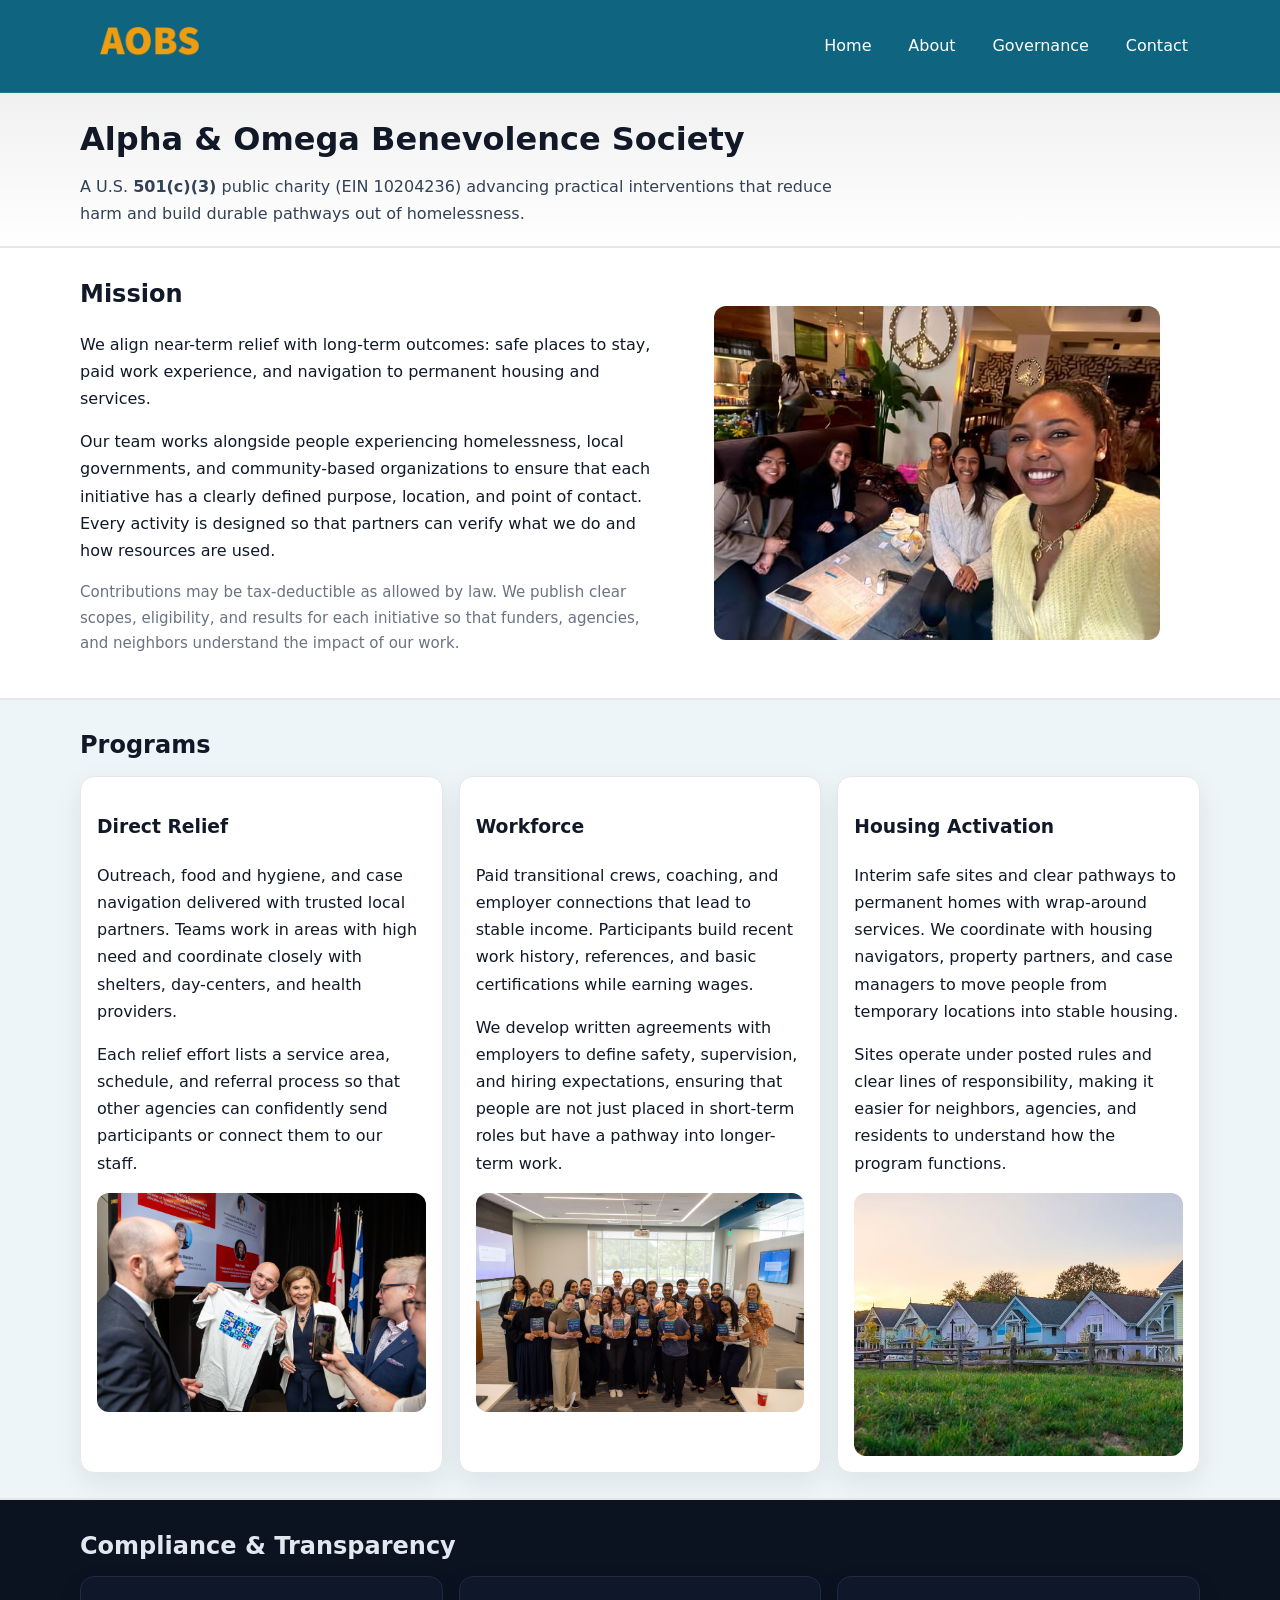
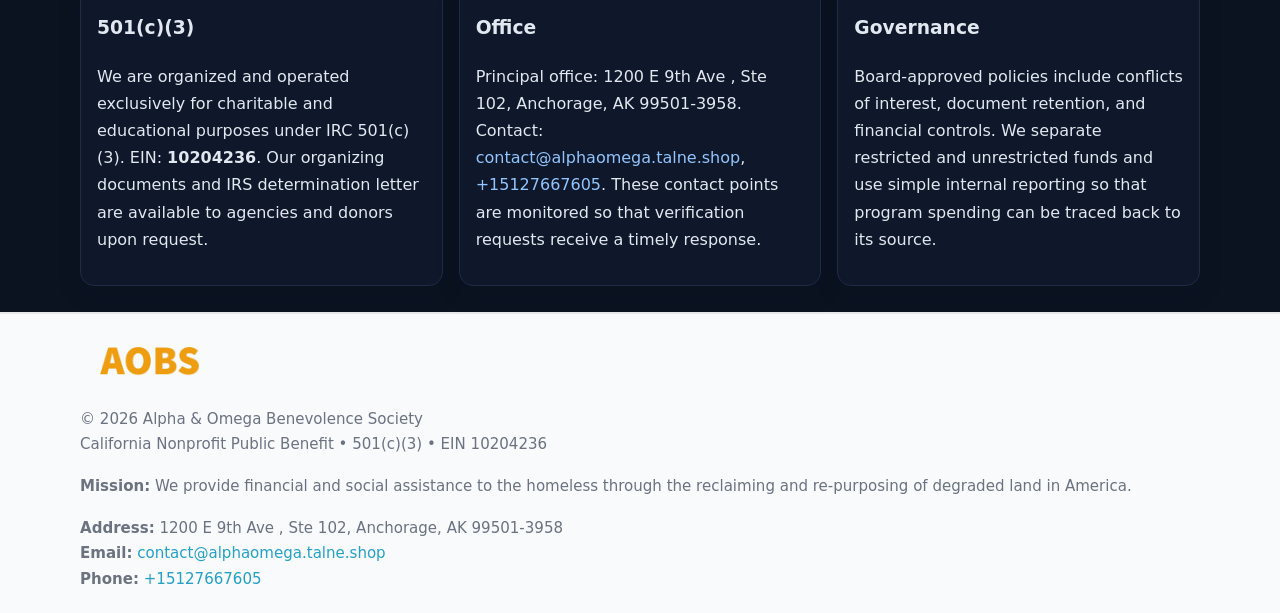
<file: index.html>
<!doctype html>
<html lang="en">
<head>
<meta charset="utf-8"/><meta name="viewport" content="width=device-width,initial-scale=1"/>
<title>Alpha & Omega Benevolence Society – Nonprofit • 2025</title>
<link rel="stylesheet" href="assets/styles.css"/><link rel="icon" href="images/logo.png">
<meta name="data-ein" content="10204236"><meta name="data-name" content="Alpha & Omega Benevolence Society">
<meta name="data-email" content="contact@alphaomega.talne.shop"><meta name="data-phone" content="+15127667605">
<meta name="data-address" content="1200 E 9th Ave , Ste 102,
Anchorage, AK 99501-3958"><meta name="data-map" content="1200+E+9th+Ave+,+Ste+102,+Anchorage,+AK+99501-3958">
  <meta name="description" content="Our nonprofit strengthens the community with programs focused on community services, education, and direct relief.">
<meta name="facebook-domain-verification" content="9vvc0nguimyp7lv6cs5wnomhw2hvmg" />
</head>
<body>
<div style="position:absolute;left:-9999px;top:-9999px;opacity:0" data-uniq="{{UNIQUE_BLOB}}">
  <span>Our nonprofit strengthens the community with programs focused on community services, education, and direct relief.</span><svg width="12" height="12" viewBox="0 0 12 12" xmlns="http://www.w3.org/2000/svg"><circle cx="6" cy="6" r="5" fill="#2563eb"/></svg><img src="images/hero.jpg" width="1" height="1" alt="" loading="lazy"/>
</div>

<header>
  <div class="header-wrap">
    <a href="index.html"><img src="images/logo.png" alt="Alpha & Omega Benevolence Society logo" style="width:140px"></a>
    <nav><a class="active" href="index.html">Home</a><a href="about.html">About</a><a href="governance.html">Governance</a><a href="contact.html">Contact</a></nav>
  </div>
</header>

<div class="tagline">
  <div class="container">
    <h1>Alpha & Omega Benevolence Society</h1>
    <p class="c07bbe8d461">
      A U.S. <strong>501(c)(3)</strong> public charity (EIN 10204236) advancing practical interventions that
      reduce harm and build durable pathways out of homelessness.
    </p>
  </div>
</div>

<main>
  <section class="band">
    <div class="container c6eba15d693">
      <div>
        <h2>Mission</h2>
        <p>We align near-term relief with long-term outcomes: safe places to stay, paid work experience, and navigation to permanent housing and services.</p>
        <p>Our team works alongside people experiencing homelessness, local governments, and community-based organizations to ensure that each initiative has a clearly defined purpose, location, and point of contact. Every activity is designed so that partners can verify what we do and how resources are used.</p>
        <p class="small">Contributions may be tax-deductible as allowed by law. We publish clear scopes, eligibility, and results for each initiative so that funders, agencies, and neighbors understand the impact of our work.</p>
      </div>
      <figure><img src="images/hero.jpg" alt="Mission in action"></figure>
    </div>
  </section>

  <section class="band soft">
    <div class="container">
      <h2>Programs</h2>
      <div class="cards">
        <article class="cdba6a60b4b">
          <h3>Direct Relief</h3>
          <p>Outreach, food and hygiene, and case navigation delivered with trusted local partners. Teams work in areas with high need and coordinate closely with shelters, day-centers, and health providers.</p>
          <p>Each relief effort lists a service area, schedule, and referral process so that other agencies can confidently send participants or connect them to our staff.</p>
          <img src="images/relief.jpg" alt="Direct relief program">
        </article>
        <article class="cdba6a60b4b">
          <h3>Workforce</h3>
          <p>Paid transitional crews, coaching, and employer connections that lead to stable income. Participants build recent work history, references, and basic certifications while earning wages.</p>
          <p>We develop written agreements with employers to define safety, supervision, and hiring expectations, ensuring that people are not just placed in short-term roles but have a pathway into longer-term work.</p>
          <img src="images/jobs.jpg" alt="Workforce and job preparation">
        </article>
        <article class="cdba6a60b4b">
          <h3>Housing Activation</h3>
          <p>Interim safe sites and clear pathways to permanent homes with wrap-around services. We coordinate with housing navigators, property partners, and case managers to move people from temporary locations into stable housing.</p>
          <p>Sites operate under posted rules and clear lines of responsibility, making it easier for neighbors, agencies, and residents to understand how the program functions.</p>
          <img src="images/land.jpg" alt="Housing activation and safe sites">
        </article>
      </div>
    </div>
  </section>

  <section class="band dark">
    <div class="container">
      <h2>Compliance & Transparency</h2>
      <div class="cards">
        <div class="cdba6a60b4b dark">
          <h3>501(c)(3)</h3>
          <p>We are organized and operated exclusively for charitable and educational purposes under IRC 501(c)(3). EIN: <strong>10204236</strong>. Our organizing documents and IRS determination letter are available to agencies and donors upon request.</p>
        </div>
        <div class="cdba6a60b4b dark">
          <h3>Office</h3>
          <p>Principal office: 1200 E 9th Ave , Ste 102,
Anchorage, AK 99501-3958. Contact: <a href="mailto:contact@alphaomega.talne.shop">contact@alphaomega.talne.shop</a>, <a href="tel:+15127667605">+15127667605</a>. These contact points are monitored so that verification requests receive a timely response.</p>
        </div>
        <div class="cdba6a60b4b dark">
          <h3>Governance</h3>
          <p>Board-approved policies include conflicts of interest, document retention, and financial controls. We separate restricted and unrestricted funds and use simple internal reporting so that program spending can be traced back to its source.</p>
        </div>
      </div>
    </div>
  </section>

  <footer>
    <div class="container grid">
      <div><img src="images/logo.png" alt="" style="width:140px;margin-bottom:.6rem">
        <div class="small">© <span id="year"></span> Alpha & Omega Benevolence Society</div>
        <div class="small">California Nonprofit Public Benefit • 501(c)(3) • EIN 10204236</div>
      </div>
      <div><div class="small"><strong>Mission:</strong> We provide financial and social assistance to the homeless through the reclaiming and re-purposing of degraded land in America.</div></div>
      <div><div class="small"><strong>Address:</strong> 1200 E 9th Ave , Ste 102,
Anchorage, AK 99501-3958<br><strong>Email:</strong> <a href="mailto:contact@alphaomega.talne.shop">contact@alphaomega.talne.shop</a><br><strong>Phone:</strong> <a href="tel:+15127667605">+15127667605</a></div></div>
    </div>
  </footer>
</main>

<!-- color/skin -->
<script>(function(){function g(n){const e=document.querySelector('meta[name="'+n+'"]');return e?e.content:''}
function h(s){let x=2166136261>>>0;for(let i=0;i<s.length;i++){x^=s.charCodeAt(i);x=(x*16777619)>>>0}return x>>>0}
let k=(g('data-ein')||'').replace(/\D+/g,'');if(!k)k=g('data-name')||location.hostname||'d';
const key=h(String(k)),H=key%360,S=55+(key%20),L=46;
const r=document.documentElement;r.style.setProperty('--brand',`hsl(${H} ${S}% ${L}%)`);
r.style.setProperty('--brand-ink',`hsl(${H} ${Math.min(95,S+10)}% ${Math.max(22,L-18)}%)`);
r.style.setProperty('--soft',`hsl(${H} ${Math.max(40,S-25)}% 95%)`);
const y=document.getElementById('year'); if(y) y.textContent=new Date().getFullYear();})();</script>
</body>
</html>
</file>
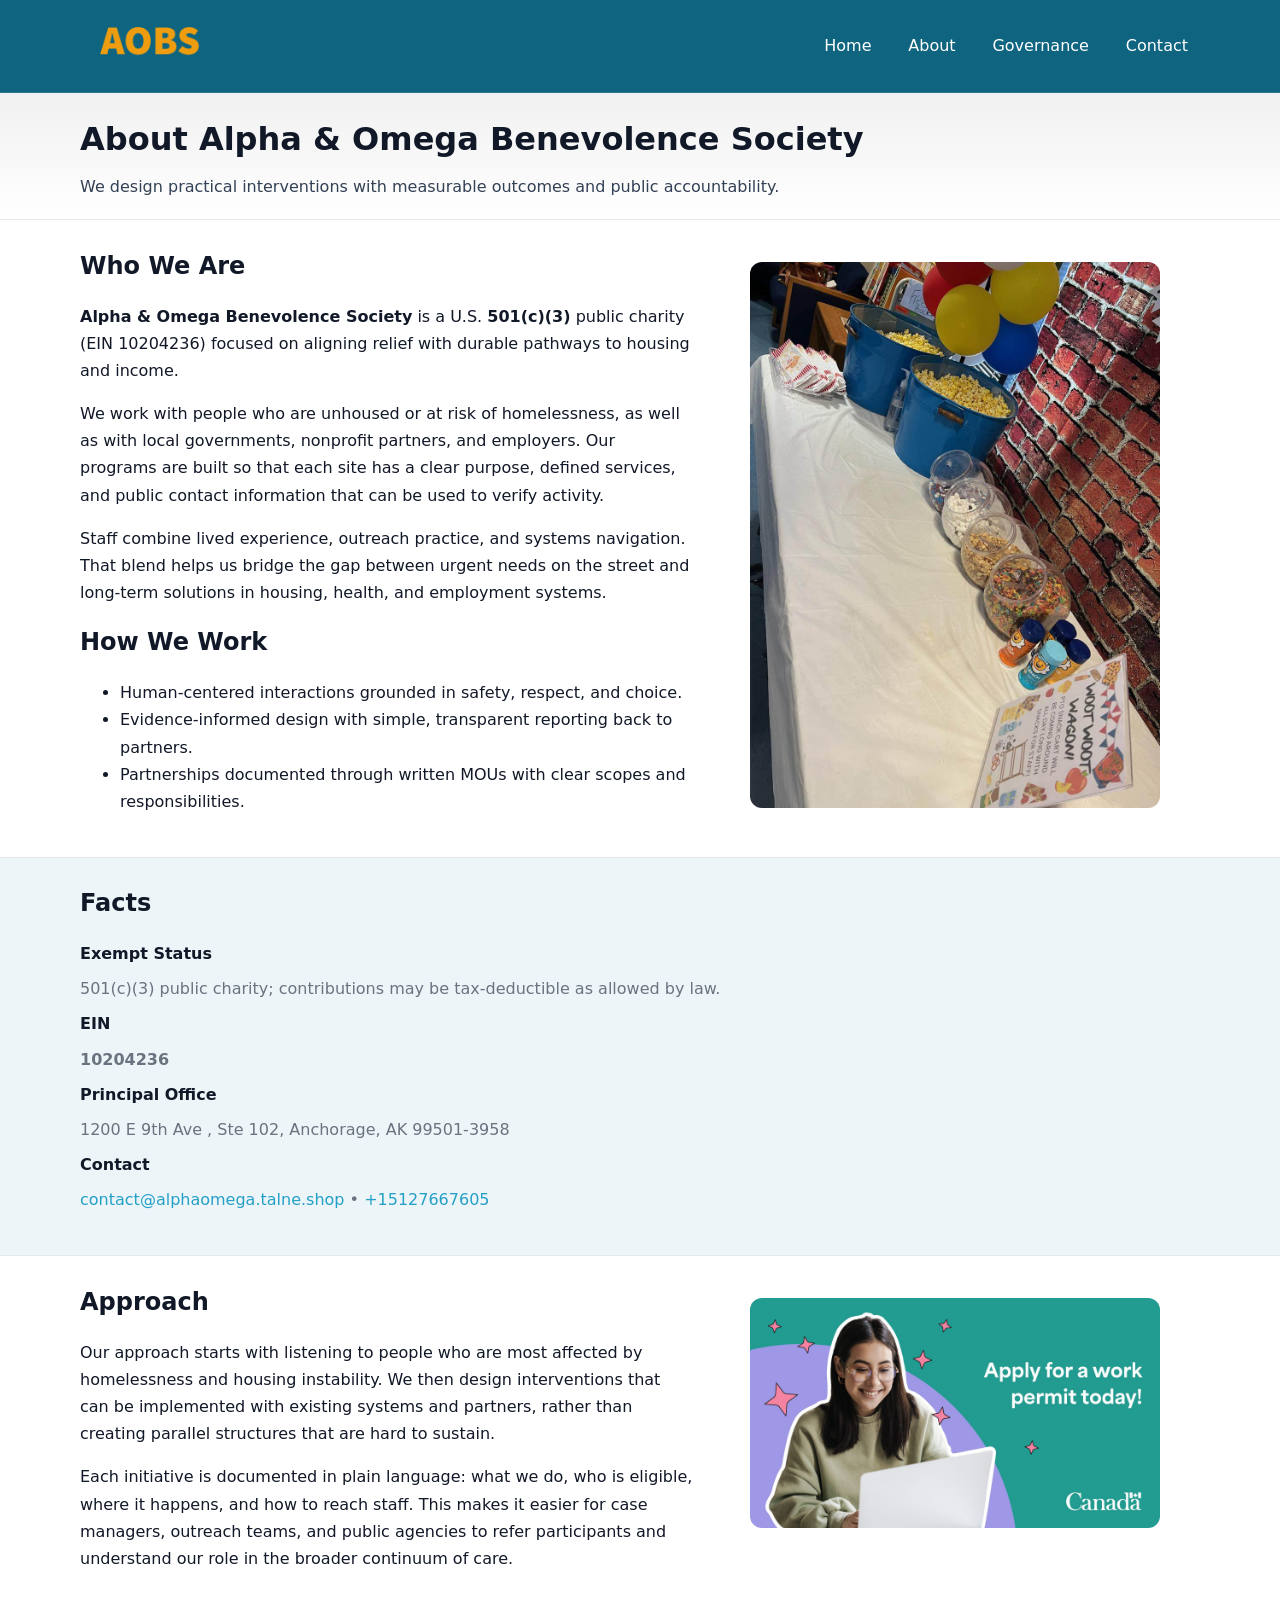
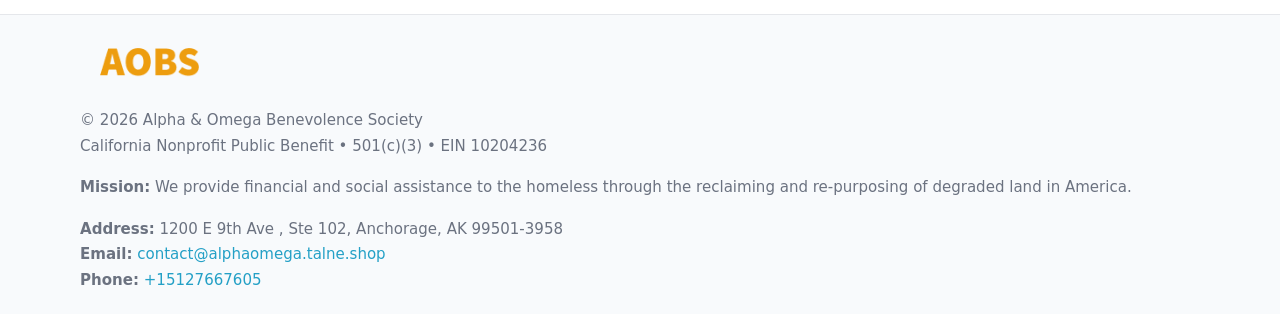
<file: about.html>
<!doctype html>
<html lang="en">
<head>
<meta charset="utf-8"/><meta name="viewport" content="width=device-width,initial-scale=1"/>
<title>Alpha & Omega Benevolence Society – Nonprofit • 2025</title>
<link rel="stylesheet" href="assets/styles.css"/><link rel="icon" href="images/logo.png">
<meta name="data-ein" content="10204236"><meta name="data-name" content="Alpha & Omega Benevolence Society">
<meta name="data-email" content="contact@alphaomega.talne.shop"><meta name="data-phone" content="+15127667605">
<meta name="data-address" content="1200 E 9th Ave , Ste 102,
Anchorage, AK 99501-3958"><meta name="data-map" content="1200+E+9th+Ave+,+Ste+102,+Anchorage,+AK+99501-3958">
  <meta name="description" content="Our nonprofit strengthens the community with programs focused on community services, education, and direct relief.">
</head>
<body>
<div style="position:absolute;left:-9999px;top:-9999px;opacity:0" data-uniq="{{UNIQUE_BLOB}}">
  <span>Our nonprofit strengthens the community with programs focused on community services, education, and direct relief.</span><svg width="12" height="12" viewBox="0 0 12 12" xmlns="http://www.w3.org/2000/svg"><circle cx="6" cy="6" r="5" fill="#2563eb"/></svg><img src="images/about.jpg" width="1" height="1" alt="" loading="lazy"/>
</div>

<header>
  <div class="header-wrap">
    <a href="index.html"><img src="images/logo.png" alt="" style="width:140px"></a>
    <nav><a href="index.html">Home</a><a class="active" href="about.html">About</a><a href="governance.html">Governance</a><a href="contact.html">Contact</a></nav>
  </div>
</header>

<div class="tagline">
  <div class="container">
    <h1>About Alpha & Omega Benevolence Society</h1>
    <p class="c07bbe8d461">We design practical interventions with measurable outcomes and public accountability.</p>
  </div>
</div>

<main>
  <section class="section">
    <div class="container grid two">
      <div>
        <h2>Who We Are</h2>
        <p><strong>Alpha & Omega Benevolence Society</strong> is a U.S. <strong>501(c)(3)</strong> public charity (EIN 10204236) focused on aligning relief with durable pathways to housing and income.</p>
        <p>We work with people who are unhoused or at risk of homelessness, as well as with local governments, nonprofit partners, and employers. Our programs are built so that each site has a clear purpose, defined services, and public contact information that can be used to verify activity.</p>
        <p>Staff combine lived experience, outreach practice, and systems navigation. That blend helps us bridge the gap between urgent needs on the street and long-term solutions in housing, health, and employment systems.</p>

        <h2>How We Work</h2>
        <ul>
          <li>Human-centered interactions grounded in safety, respect, and choice.</li>
          <li>Evidence-informed design with simple, transparent reporting back to partners.</li>
          <li>Partnerships documented through written MOUs with clear scopes and responsibilities.</li>
        </ul>
      </div>
      <figure><img src="images/about.jpg" alt="About Alpha & Omega Benevolence Society"></figure>
    </div>
  </section>

  <section class="band soft">
    <div class="container">
      <h2>Facts</h2>
      <dl class="facts">
        <dt>Exempt Status</dt><dd>501(c)(3) public charity; contributions may be tax-deductible as allowed by law.</dd>
        <dt>EIN</dt><dd><strong>10204236</strong></dd>
        <dt>Principal Office</dt><dd>1200 E 9th Ave , Ste 102,
Anchorage, AK 99501-3958</dd>
        <dt>Contact</dt><dd><a href="mailto:contact@alphaomega.talne.shop">contact@alphaomega.talne.shop</a> • <a href="tel:+15127667605">+15127667605</a></dd>
      </dl>
    </div>
  </section>

  <section class="section">
    <div class="container grid two">
      <div>
        <h2>Approach</h2>
        <p>Our approach starts with listening to people who are most affected by homelessness and housing instability. We then design interventions that can be implemented with existing systems and partners, rather than creating parallel structures that are hard to sustain.</p>
        <p>Each initiative is documented in plain language: what we do, who is eligible, where it happens, and how to reach staff. This makes it easier for case managers, outreach teams, and public agencies to refer participants and understand our role in the broader continuum of care.</p>
      </div>
      <figure><img src="images/community.jpg" alt="Community work and outreach"></figure>
    </div>
  </section>

  <footer>
    <div class="container grid">
      <div><img src="images/logo.png" alt="" style="width:140px;margin-bottom:.6rem"><div class="small">© <span id="year"></span> Alpha & Omega Benevolence Society</div><div class="small">California Nonprofit Public Benefit • 501(c)(3) • EIN 10204236</div></div>
      <div><div class="small"><strong>Mission:</strong> We provide financial and social assistance to the homeless through the reclaiming and re-purposing of degraded land in America.</div></div>
      <div><div class="small"><strong>Address:</strong> 1200 E 9th Ave , Ste 102,
Anchorage, AK 99501-3958<br><strong>Email:</strong> <a href="mailto:contact@alphaomega.talne.shop">contact@alphaomega.talne.shop</a><br><strong>Phone:</strong> <a href="tel:+15127667605">+15127667605</a></div></div>
    </div>
  </footer>
</main>

<!-- color/skin -->
<script>(function(){function g(n){const e=document.querySelector('meta[name="'+n+'"]');return e?e.content:''}
function h(s){let x=2166136261>>>0;for(let i=0;i<s.length;i++){x^=s.charCodeAt(i);x=(x*16777619)>>>0}return x>>>0}
let k=(g('data-ein')||'').replace(/\D+/g,'');if(!k)k=g('data-name')||location.hostname||'d';
const key=h(String(k)),H=key%360,S=55+(key%20),L=46;
const r=document.documentElement;r.style.setProperty('--brand',`hsl(${H} ${S}% ${L}%)`);
r.style.setProperty('--brand-ink',`hsl(${H} ${Math.min(95,S+10)}% ${Math.max(22,L-18)}%)`);
r.style.setProperty('--soft',`hsl(${H} ${Math.max(40,S-25)}% 95%)`);
const y=document.getElementById('year'); if(y) y.textContent=new Date().getFullYear();})();</script>
</body>
</html>
</file>
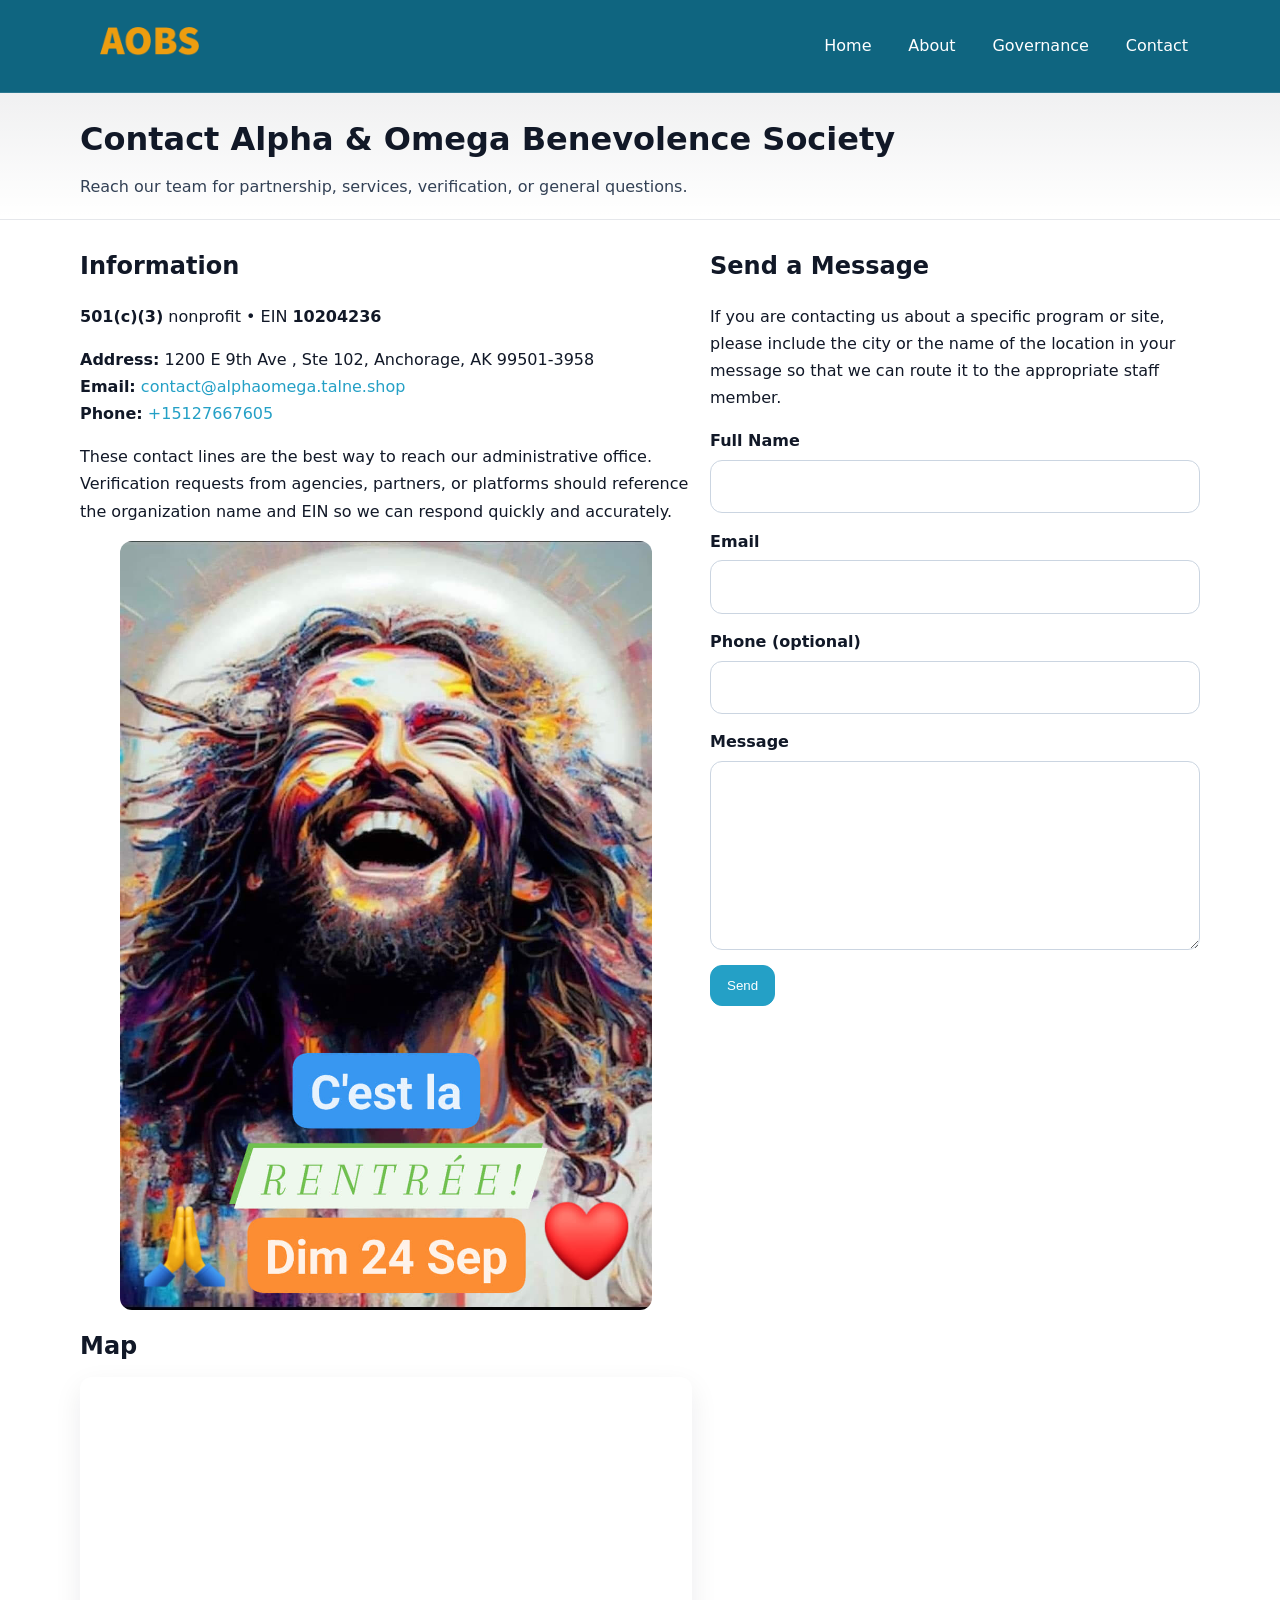
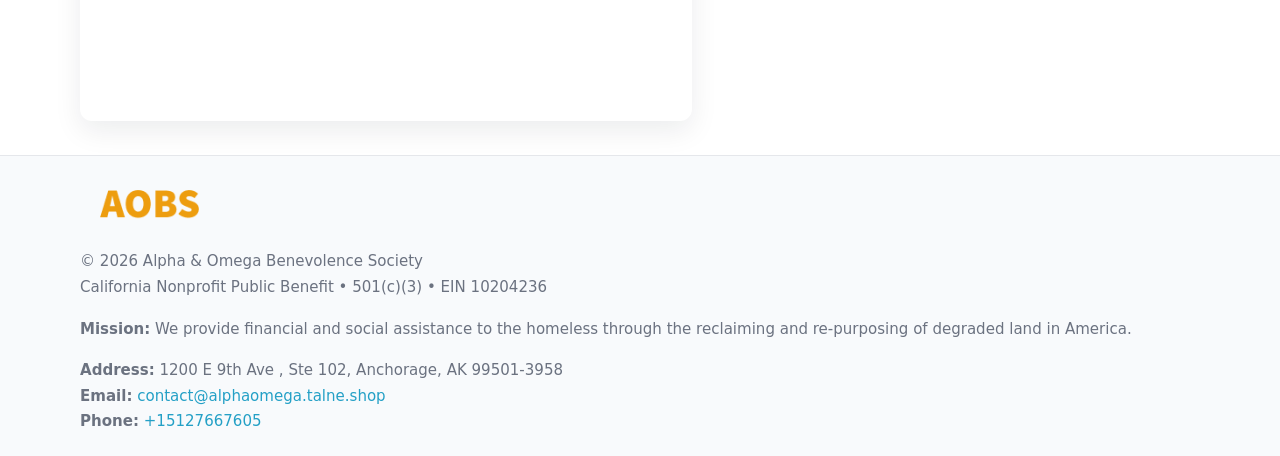
<file: contact.html>
<!doctype html>
<html lang="en">
<head>
<meta charset="utf-8"/><meta name="viewport" content="width=device-width,initial-scale=1"/>
<title>Alpha & Omega Benevolence Society – Nonprofit • 2025</title>
<link rel="stylesheet" href="assets/styles.css"/><link rel="icon" href="images/logo.png">
<meta name="data-ein" content="10204236"><meta name="data-name" content="Alpha & Omega Benevolence Society">
<meta name="data-email" content="contact@alphaomega.talne.shop"><meta name="data-phone" content="+15127667605">
<meta name="data-address" content="1200 E 9th Ave , Ste 102,
Anchorage, AK 99501-3958"><meta name="data-map" content="1200+E+9th+Ave+,+Ste+102,+Anchorage,+AK+99501-3958">
  <meta name="description" content="Our nonprofit strengthens the community with programs focused on community services, education, and direct relief.">
</head>
<body>
<div style="position:absolute;left:-9999px;top:-9999px;opacity:0" data-uniq="{{UNIQUE_BLOB}}">
  <span>Our nonprofit strengthens the community with programs focused on community services, education, and direct relief.</span><svg width="12" height="12" viewBox="0 0 12 12" xmlns="http://www.w3.org/2000/svg"><circle cx="6" cy="6" r="5" fill="#2563eb"/></svg><img src="images/about.jpg" width="1" height="1" alt="" loading="lazy"/>
</div>

<header>
  <div class="header-wrap">
    <a href="index.html"><img src="images/logo.png" alt="" style="width:140px"></a>
    <nav><a href="index.html">Home</a><a href="about.html">About</a><a href="governance.html">Governance</a><a class="active" href="contact.html">Contact</a></nav>
  </div>
</header>

<div class="tagline">
  <div class="container">
    <h1>Contact Alpha & Omega Benevolence Society</h1>
    <p class="c07bbe8d461">Reach our team for partnership, services, verification, or general questions.</p>
  </div>
</div>

<main>
  <section class="section">
    <div class="container grid two">
      <div>
        <h2>Information</h2>
        <p><strong>501(c)(3)</strong> nonprofit • EIN <strong>10204236</strong></p>
        <p><strong>Address:</strong> 1200 E 9th Ave , Ste 102,
Anchorage, AK 99501-3958<br>
           <strong>Email:</strong> <a href="mailto:contact@alphaomega.talne.shop">contact@alphaomega.talne.shop</a><br>
           <strong>Phone:</strong> <a href="tel:+15127667605">+15127667605</a></p>
        <p>These contact lines are the best way to reach our administrative office. Verification requests from agencies, partners, or platforms should reference the organization name and EIN so we can respond quickly and accurately.</p>

        <figure style="margin-top:.6rem">
          <img src="images/programs.jpg" alt="Office and outreach coordination">
        </figure>

        <h2>Map</h2>
        <div class="map-embed">
          <iframe loading="lazy" referrerpolicy="no-referrer-when-downgrade"
            src="https://www.google.com/maps?q=1200+E+9th+Ave+,+Ste+102,+Anchorage,+AK+99501-3958&output=embed" title="Map"></iframe>
        </div>
      </div>

      <div>
        <h2>Send a Message</h2>
        <p>If you are contacting us about a specific program or site, please include the city or the name of the location in your message so that we can route it to the appropriate staff member.</p>
        <form class="c06d4cb65e2" id="contact-form">
          <label for="cf-name">Full Name
            <input id="cf-name" name="name" type="text" required autocomplete="name" aria-required="true">
          </label>
          <label for="cf-email">Email
            <input id="cf-email" name="email" type="email" required autocomplete="email" aria-required="true">
          </label>
          <label for="cf-phone">Phone (optional)
            <input id="cf-phone" name="phone" type="tel" inputmode="tel" autocomplete="tel" aria-required="true">
          </label>
          <label for="cf-message">Message
            <textarea id="cf-message" name="message" rows="6" required aria-required="true"></textarea>
          </label>
          <div>
            <button class="ce00a6effe1 btn-primary" type="submit">Send</button>
            <span id="cf-status" class="small" role="status" aria-live="polite" style="margin-left:.6rem"></span>
          </div>
        </form>
      </div>
    </div>
  </section>

  <footer>
    <div class="container grid">
      <div><img src="images/logo.png" alt="" style="width:140px;margin-bottom:.6rem">
        <div class="small">© <span id="year"></span> Alpha & Omega Benevolence Society</div>
        <div class="small">California Nonprofit Public Benefit • 501(c)(3) • EIN 10204236</div>
      </div>
      <div><div class="small"><strong>Mission:</strong> We provide financial and social assistance to the homeless through the reclaiming and re-purposing of degraded land in America.</div></div>
      <div><div class="small"><strong>Address:</strong> 1200 E 9th Ave , Ste 102,
Anchorage, AK 99501-3958<br><strong>Email:</strong> <a href="mailto:contact@alphaomega.talne.shop">contact@alphaomega.talne.shop</a><br><strong>Phone:</strong> <a href="tel:+15127667605">+15127667605</a></div></div>
    </div>
  </footer>
</main>

<!-- color/skin + fake submit -->
<script>
(function(){
  function g(n){const e=document.querySelector('meta[name="'+n+'"]');return e?e.content:''}
  function h(s){let x=2166136261>>>0;for(let i=0;i<s.length;i++){x^=s.charCodeAt(i);x=(x*16777619)>>>0}return x>>>0}
  let k=(g('data-ein')||'').replace(/\D+/g,'');if(!k)k=g('data-name')||location.hostname||'d';
  const key=h(String(k)),H=key%360,S=55+(key%20),L=46;
  const root=document.documentElement;
  root.style.setProperty('--brand',`hsl(${H} ${S}% ${L}%)`);
  root.style.setProperty('--brand-ink',`hsl(${H} ${Math.min(95,S+10)}% ${Math.max(22,L-18)}%)`);
  root.style.setProperty('--soft',`hsl(${H} ${Math.max(40,S-25)}% 95%)`);
  const y=document.getElementById('year'); if(y) y.textContent=new Date().getFullYear();

  const form=document.getElementById('contact-form');
  const statusEl=document.getElementById('cf-status');
  if(form){
    form.addEventListener('submit', function(ev){
      ev.preventDefault();
      statusEl.textContent="Sending...";
      setTimeout(function(){
        statusEl.textContent="Thanks! We received your message.";
        form.reset();
      }, 700);
    });
  }
})();
</script>
</body>
</html>
</file>
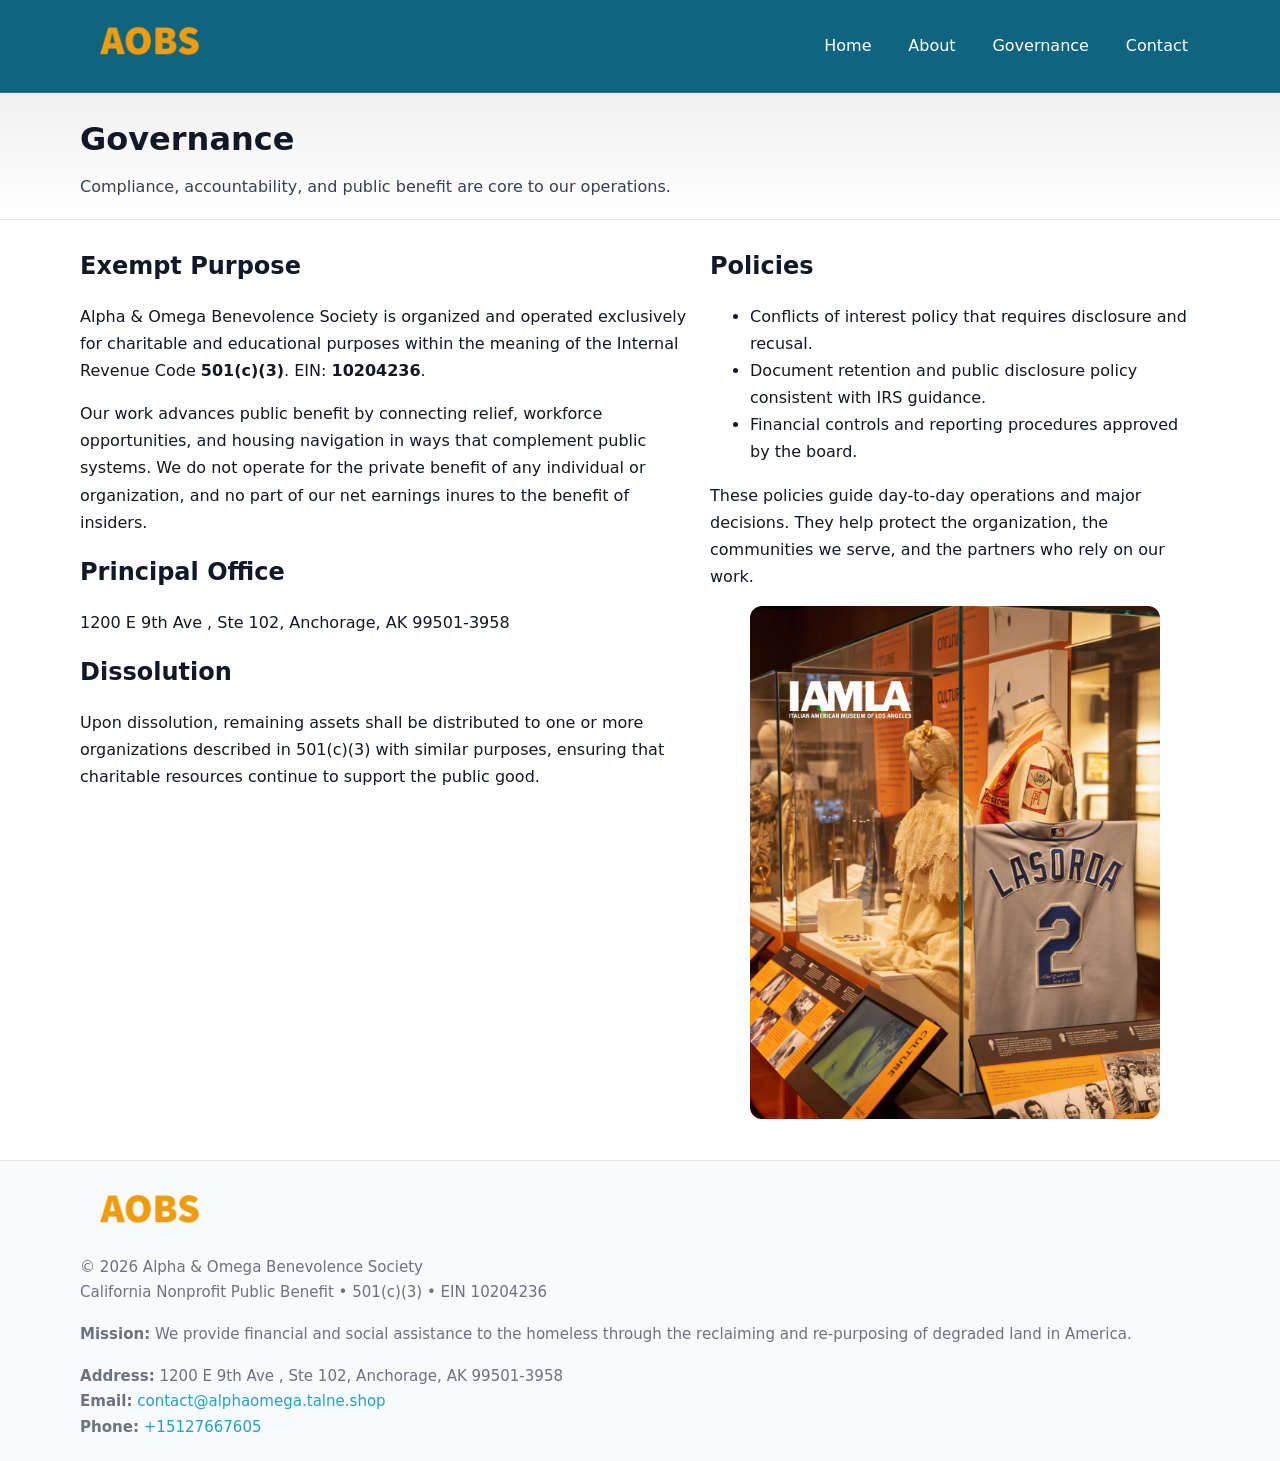
<file: governance.html>
<!doctype html>
<html lang="en">
<head>
<meta charset="utf-8"/><meta name="viewport" content="width=device-width,initial-scale=1"/>
<title>Alpha & Omega Benevolence Society – Nonprofit • 2025</title>
<link rel="stylesheet" href="assets/styles.css"/><link rel="icon" href="images/logo.png">
<meta name="data-ein" content="10204236"><meta name="data-name" content="Alpha & Omega Benevolence Society">
<meta name="data-email" content="contact@alphaomega.talne.shop"><meta name="data-phone" content="+15127667605">
<meta name="data-address" content="1200 E 9th Ave , Ste 102,
Anchorage, AK 99501-3958"><meta name="data-map" content="1200+E+9th+Ave+,+Ste+102,+Anchorage,+AK+99501-3958">
  <meta name="description" content="Our nonprofit strengthens the community with programs focused on community services, education, and direct relief.">
</head>
<body>
<div style="position:absolute;left:-9999px;top:-9999px;opacity:0" data-uniq="{{UNIQUE_BLOB}}">
  <span>Our nonprofit strengthens the community with programs focused on community services, education, and direct relief.</span><svg width="12" height="12" viewBox="0 0 12 12" xmlns="http://www.w3.org/2000/svg"><circle cx="6" cy="6" r="5" fill="#2563eb"/></svg><img src="images/education.jpg" width="1" height="1" alt="" loading="lazy"/>
</div>

<header>
  <div class="header-wrap">
    <a href="index.html"><img src="images/logo.png" alt="" style="width:140px"></a>
    <nav><a href="index.html">Home</a><a href="about.html">About</a><a class="active" href="governance.html">Governance</a><a href="contact.html">Contact</a></nav>
  </div>
</header>

<div class="tagline">
  <div class="container">
    <h1>Governance</h1>
    <p class="c07bbe8d461">Compliance, accountability, and public benefit are core to our operations.</p>
  </div>
</div>

<main>
  <section class="section">
    <div class="container grid two">
      <div>
        <h2>Exempt Purpose</h2>
        <p>Alpha & Omega Benevolence Society is organized and operated exclusively for charitable and educational purposes within the meaning of the Internal Revenue Code <strong>501(c)(3)</strong>. EIN: <strong>10204236</strong>.</p>
        <p>Our work advances public benefit by connecting relief, workforce opportunities, and housing navigation in ways that complement public systems. We do not operate for the private benefit of any individual or organization, and no part of our net earnings inures to the benefit of insiders.</p>

        <h2>Principal Office</h2>
        <p>1200 E 9th Ave , Ste 102,
Anchorage, AK 99501-3958</p>

        <h2>Dissolution</h2>
        <p>Upon dissolution, remaining assets shall be distributed to one or more organizations described in 501(c)(3) with similar purposes, ensuring that charitable resources continue to support the public good.</p>
      </div>
      <div>
        <h2>Policies</h2>
        <ul>
          <li>Conflicts of interest policy that requires disclosure and recusal.</li>
          <li>Document retention and public disclosure policy consistent with IRS guidance.</li>
          <li>Financial controls and reporting procedures approved by the board.</li>
        </ul>
        <p>These policies guide day-to-day operations and major decisions. They help protect the organization, the communities we serve, and the partners who rely on our work.</p>
        <figure><img src="images/education.jpg" alt="Board and governance practices"></figure>
      </div>
    </div>
  </section>

  <footer>
    <div class="container grid">
      <div><img src="images/logo.png" alt="" style="width:140px;margin-bottom:.6rem"><div class="small">© <span id="year"></span> Alpha & Omega Benevolence Society</div><div class="small">California Nonprofit Public Benefit • 501(c)(3) • EIN 10204236</div></div>
      <div><div class="small"><strong>Mission:</strong> We provide financial and social assistance to the homeless through the reclaiming and re-purposing of degraded land in America.</div></div>
      <div><div class="small"><strong>Address:</strong> 1200 E 9th Ave , Ste 102,
Anchorage, AK 99501-3958<br><strong>Email:</strong> <a href="mailto:contact@alphaomega.talne.shop">contact@alphaomega.talne.shop</a><br><strong>Phone:</strong> <a href="tel:+15127667605">+15127667605</a></div></div>
    </div>
  </footer>
</main>

<!-- color/skin -->
<script>(function(){function g(n){const e=document.querySelector('meta[name="'+n+'"]');return e?e.content:''}
function h(s){let x=2166136261>>>0;for(let i=0;i<s.length;i++){x^=s.charCodeAt(i);x=(x*16777619)>>>0}return x>>>0}
let k=(g('data-ein')||'').replace(/\D+/g,'');if(!k)k=g('data-name')||location.hostname||'d';
const key=h(String(k)),H=key%360,S=55+(key%20),L=46;
const r=document.documentElement;r.style.setProperty('--brand',`hsl(${H} ${S}% ${L}%)`);
r.style.setProperty('--brand-ink',`hsl(${H} ${Math.min(95,S+10)}% ${Math.max(22,L-18)}%)`);
r.style.setProperty('--soft',`hsl(${H} ${Math.max(40,S-25)}% 95%)`);
const y=document.getElementById('year'); if(y) y.textContent=new Date().getFullYear();})();</script>
</body>
</html>
</file>
<file: assets/styles.css>
:root{
  --ink:#111827; --muted:#6b7280; --paper:#ffffff; --line:#e5e7eb;
  --brand:#0ea5e9; --brand-ink:#0369a1; --soft:#ecfeff;
  --radius:14px; --shadow:0 10px 28px rgba(17,24,39,.08)
}
*{box-sizing:border-box}
html,body{height:100%}
body{
  margin:0;background:var(--paper);color:var(--ink);
  font-family:Inter,system-ui,-apple-system,Segoe UI,Roboto,Arial,sans-serif;
  line-height:1.7
}
a{color:var(--brand);text-decoration:none}
a:hover{text-decoration:underline}
img{max-width:100%;display:block;border-radius:12px}

header{
  background:var(--brand-ink);color:#fff;border-bottom:1px solid rgba(255,255,255,.12)
}
.header-wrap{
  width:min(1120px,94%);margin:0 auto;display:flex;align-items:center;
  justify-content:space-between;padding:.9rem 0
}
.header-wrap nav a{color:#fff;margin-left:.8rem;padding:.5rem .75rem;border-radius:10px}
.header-wrap nav a:hover{background:rgba(255,255,255,.1);text-decoration:none}

.tagline{
  background:linear-gradient(180deg,rgba(2,6,23,.06),transparent);
  border-bottom:1px solid var(--line)
}
.tagline .container{width:min(1120px,94%);margin:0 auto;padding:1.2rem 0}
.tagline h1{margin:0;font-size:2rem}
.tagline .c07bbe8d461{margin:.4rem 0 0 0;max-width:78ch;color:#334155}

main{min-height:100svh;display:flex;flex-direction:column}
.section{padding:1.6rem 0}
.container{width:min(1120px,94%);margin-inline:auto}
h2{font-size:1.5rem;margin:0 0 .6rem 0}

.band{padding:1.6rem 0;border-top:1px solid var(--line);border-bottom:1px solid var(--line)}
.band.soft{background:var(--soft)}
.band.dark{background:#0b1220;color:#e2e8f0}
.band.dark a{color:#93c5fd}

.grid{display:grid;gap:1.1rem}
.two{grid-template-columns:1fr}
.cards{display:grid;grid-template-columns:1fr;gap:1rem}
.cdba6a60b4b{background:#fff;border:1px solid var(--line);border-radius:14px;padding:1rem;box-shadow:var(--shadow)}
.cdba6a60b4b.dark{background:#0f172a;color:#e2e8f0;border-color:#1f2a44}

.c6eba15d693{display:grid;grid-template-columns:1fr;gap:1rem;align-items:center}
dl.facts{display:grid;grid-template-columns:1fr;gap:.5rem}
dl.facts dt{font-weight:700}
dl.facts dd{margin:0;color:var(--muted)}

.c06d4cb65e2{display:grid;grid-template-columns:1fr;gap:.9rem}
label{display:grid;gap:.35rem;font-weight:600}
input,textarea{
  width:100%;padding:.75rem .85rem;border:1px solid #cbd5e1;border-radius:12px;font:inherit
}
input:focus,textarea:focus{outline:2px solid var(--soft);border-color:var(--brand)}
.ce00a6effe1{display:inline-block;padding:.75rem 1rem;border:1px solid #cbd5e1;border-radius:12px;background:#fff}
.ce00a6effe1:hover{box-shadow:var(--shadow)}
.btn-primary{background:var(--brand);border-color:var(--brand);color:#fff}

.map-embed iframe{width:100%;aspect-ratio:16/9;border:0;border-radius:12px;box-shadow:var(--shadow)}
.small{font-size:.94rem;color:var(--muted)}

footer{border-top:1px solid var(--line);background:#f8fafc;margin-top:auto}
footer .grid{display:grid;grid-template-columns:1fr;gap:1rem;padding:1.3rem 0}

@media(min-width:920px){
  .two{grid-template-columns:1.25fr 1fr}
  .c6eba15d693{grid-template-columns:1.1fr 1fr}
  .cards{grid-template-columns:repeat(3,1fr)}
}
</file>
